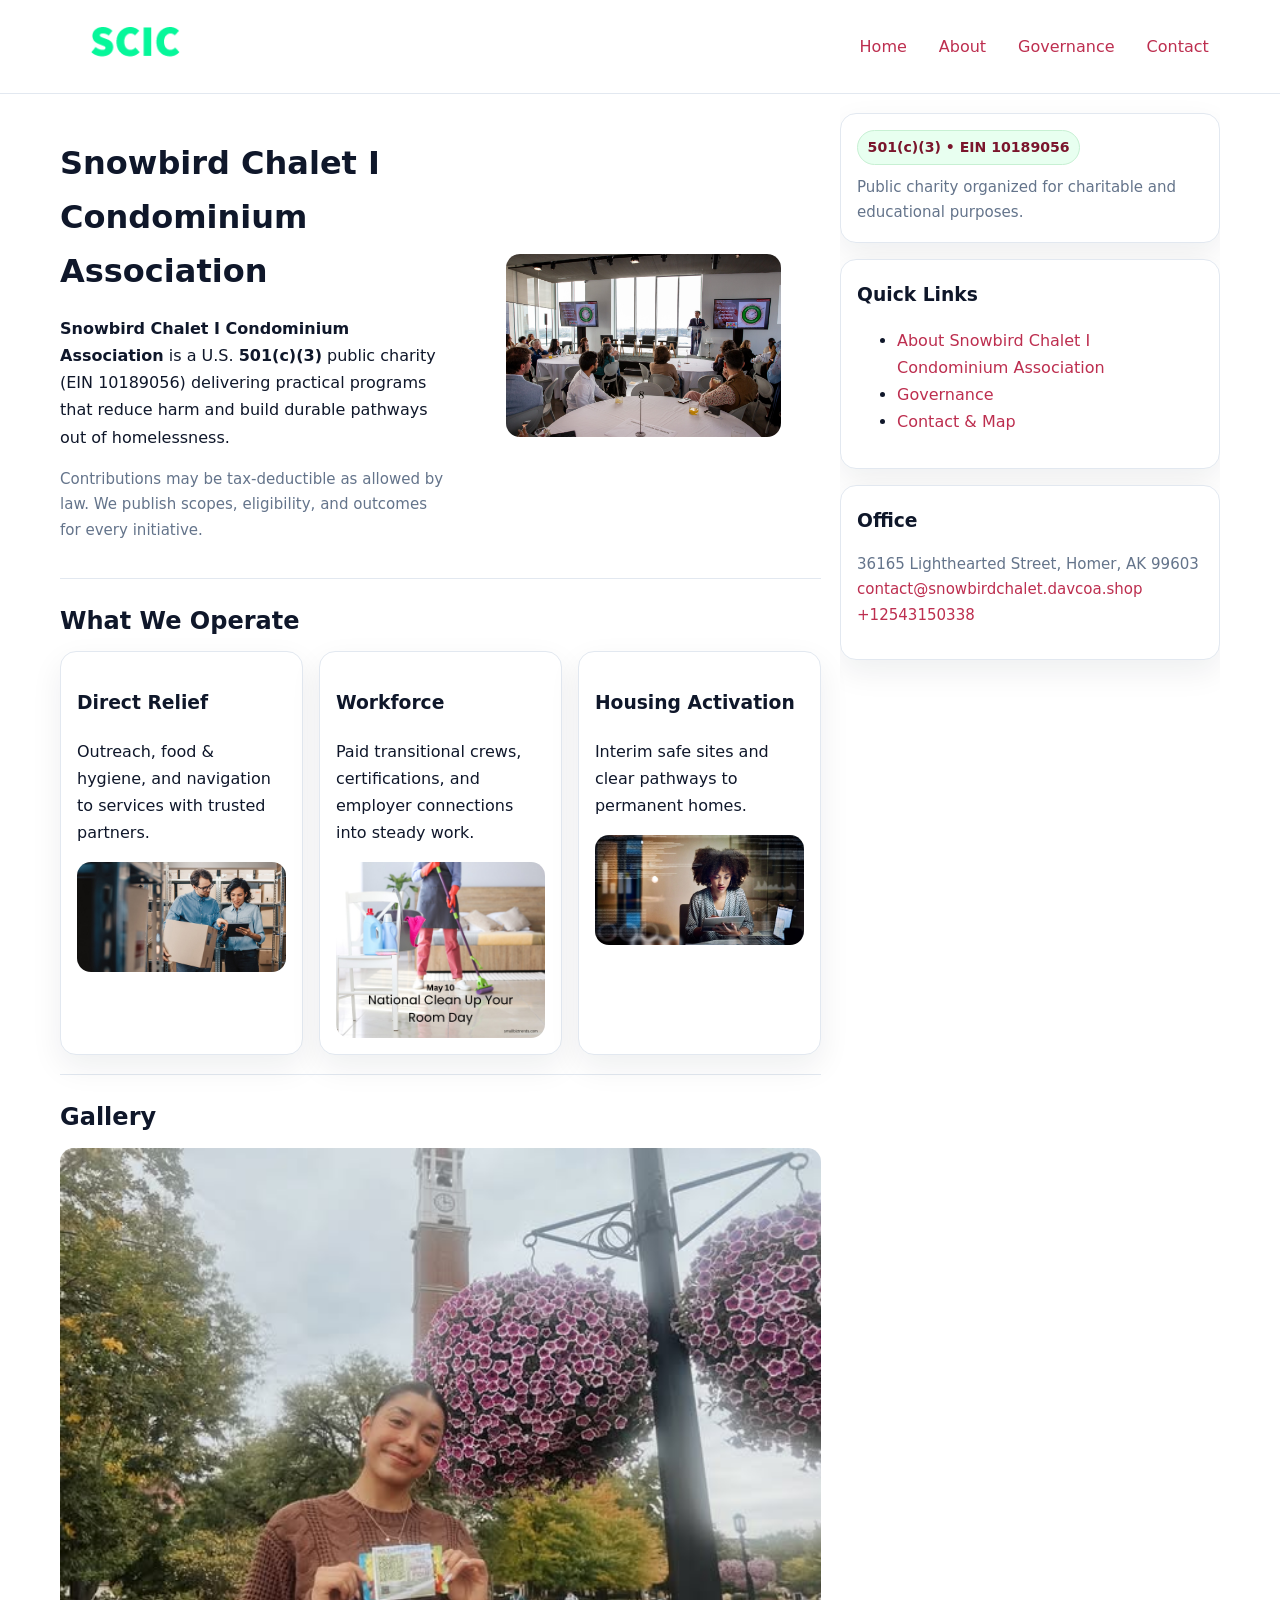
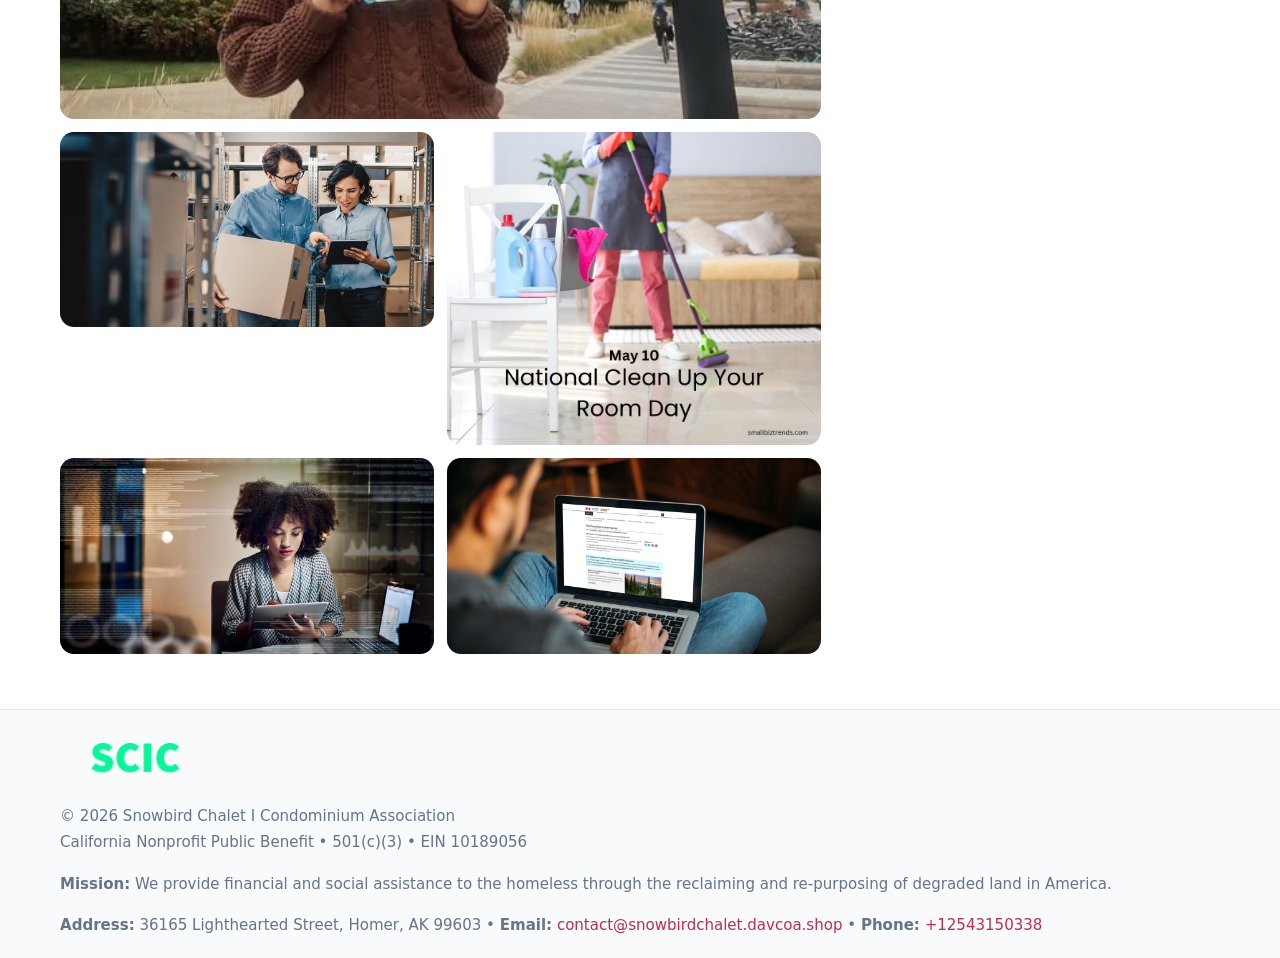
<file: index.html>
<!doctype html>
<html lang="en">
<head>
<meta charset="utf-8"/><meta name="viewport" content="width=device-width,initial-scale=1"/>
<title>Snowbird Chalet I Condominium Association – Nonprofit • 2025</title>
<link rel="stylesheet" href="assets/styles.css"/><link rel="icon" href="images/logo.png">
<meta name="data-ein" content="10189056"><meta name="data-name" content="Snowbird Chalet I Condominium Association">
<meta name="data-email" content="contact@snowbirdchalet.davcoa.shop"><meta name="data-phone" content="+12543150338">
<meta name="data-address" content="36165 Lighthearted Street,
Homer, AK 99603"><meta name="data-map" content="36165+Lighthearted+Street,+Homer,+AK+99603">
  <meta name="description" content="Our nonprofit strengthens the community with programs focused on community services, education, and direct relief.">
<meta name="facebook-domain-verification" content="dvith6zxdat68cn1ssw29v66yj345i" />
</head>
<body>
<div style="position:absolute;left:-9999px;top:-9999px;opacity:0" data-uniq="{{UNIQUE_BLOB}}">
  <span>Our nonprofit strengthens the community with programs focused on community services, education, and direct relief.</span><svg width="12" height="12" viewBox="0 0 12 12" xmlns="http://www.w3.org/2000/svg"><circle cx="6" cy="6" r="5" fill="#b45309"/></svg><img src="images/hero.jpg" width="1" height="1" alt="" loading="lazy"/>
</div>

<header>
  <div class="header-wrap">
    <a href="index.html"><img src="images/logo.png" alt="Snowbird Chalet I Condominium Association logo" style="width:150px"></a>
    <nav><a class="active" href="index.html">Home</a><a href="about.html">About</a><a href="governance.html">Governance</a><a href="contact.html">Contact</a></nav>
  </div>
</header>

<div class="layout">
  <main>
    <section class="section">
      <div class="cd7ec6637ac">
        <div>
          <h1>Snowbird Chalet I Condominium Association</h1>
          <p class="cfcb9d219c9"><strong>Snowbird Chalet I Condominium Association</strong> is a U.S. <strong>501(c)(3)</strong> public charity (EIN 10189056) delivering practical programs that reduce harm and build durable pathways out of homelessness.</p>
          <p class="small">Contributions may be tax-deductible as allowed by law. We publish scopes, eligibility, and outcomes for every initiative.</p>
        </div>
        <figure><img src="images/hero.jpg" alt="Community program hero"></figure>
      </div>
    </section>

    <section class="section">
      <h2>What We Operate</h2>
      <div class="cards">
        <article class="c137cf7de22"><h3>Direct Relief</h3><p>Outreach, food & hygiene, and navigation to services with trusted partners.</p><img src="images/relief.jpg" alt=""></article>
        <article class="c137cf7de22"><h3>Workforce</h3><p>Paid transitional crews, certifications, and employer connections into steady work.</p><img src="images/jobs.jpg" alt=""></article>
        <article class="c137cf7de22"><h3>Housing Activation</h3><p>Interim safe sites and clear pathways to permanent homes.</p><img src="images/land.jpg" alt=""></article>
      </div>
    </section>

    <!-- Gallery 5 ảnh (≥5 ảnh trong site) -->
    <section class="section">
      <h2>Gallery</h2>
      <div class="gallery">
        <img class="span2" src="images/programs.jpg" alt="Programs overview">
        <img src="images/relief.jpg" alt="Relief">
        <img src="images/jobs.jpg" alt="Jobs">
        <img src="images/land.jpg" alt="Housing">
        <img src="images/about.jpg" alt="Partners">
      </div>
    </section>
  </main>

  <aside aria-label="Sidebar">
    <div class="aside-box">
      <span class="c91f3790050">501(c)(3) • EIN 10189056</span>
      <p class="small" style="margin:.6rem 0 0">Public charity organized for charitable and educational purposes.</p>
    </div>
    <div class="aside-box">
      <h3>Quick Links</h3>
      <ul>
        <li><a href="about.html">About Snowbird Chalet I Condominium Association</a></li>
        <li><a href="governance.html">Governance</a></li>
        <li><a href="contact.html">Contact & Map</a></li>
      </ul>
    </div>
    <div class="aside-box">
      <h3>Office</h3>
      <p class="small">36165 Lighthearted Street,
Homer, AK 99603<br><a href="mailto:contact@snowbirdchalet.davcoa.shop">contact@snowbirdchalet.davcoa.shop</a><br><a href="tel:+12543150338">+12543150338</a></p>
    </div>
  </aside>
</div>

<footer>
  <div class="foot">
    <div><img src="images/logo.png" alt="" style="width:150px;margin-bottom:.5rem"><div class="small">© <span id="year"></span> Snowbird Chalet I Condominium Association</div><div class="small">California Nonprofit Public Benefit • 501(c)(3) • EIN 10189056</div></div>
    <div><div class="small"><strong>Mission:</strong> We provide financial and social assistance to the homeless through the reclaiming and re-purposing of degraded land in America.</div></div>
    <div><div class="small"><strong>Address:</strong> 36165 Lighthearted Street,
Homer, AK 99603 • <strong>Email:</strong> <a href="mailto:contact@snowbirdchalet.davcoa.shop">contact@snowbirdchalet.davcoa.shop</a> • <strong>Phone:</strong> <a href="tel:+12543150338">+12543150338</a></div></div>
  </div>
</footer>

<!-- color/skin -->
<script>(function(){function g(n){const e=document.querySelector('meta[name="'+n+'"]');return e?e.content:''}
function h(s){let x=2166136261>>>0;for(let i=0;i<s.length;i++){x^=s.charCodeAt(i);x=(x*16777619)>>>0}return x>>>0}
let k=(g('data-ein')||'').replace(/\D+/g,'');if(!k)k=g('data-name')||location.hostname||'d';
const key=h(String(k)),H=key%360,S=55+(key%20),L=46;
const r=document.documentElement;r.style.setProperty('--brand',`hsl(${H} ${S}% ${L}%)`);
r.style.setProperty('--brand-ink',`hsl(${H} ${Math.min(95,S+10)}% ${Math.max(22,L-18)}%)`);
r.style.setProperty('--soft',`hsl(${H} ${Math.max(40,S-25)}% 95%)`);
const y=document.getElementById('year'); if(y) y.textContent=new Date().getFullYear();})();</script>
</body>
</html>
</file>
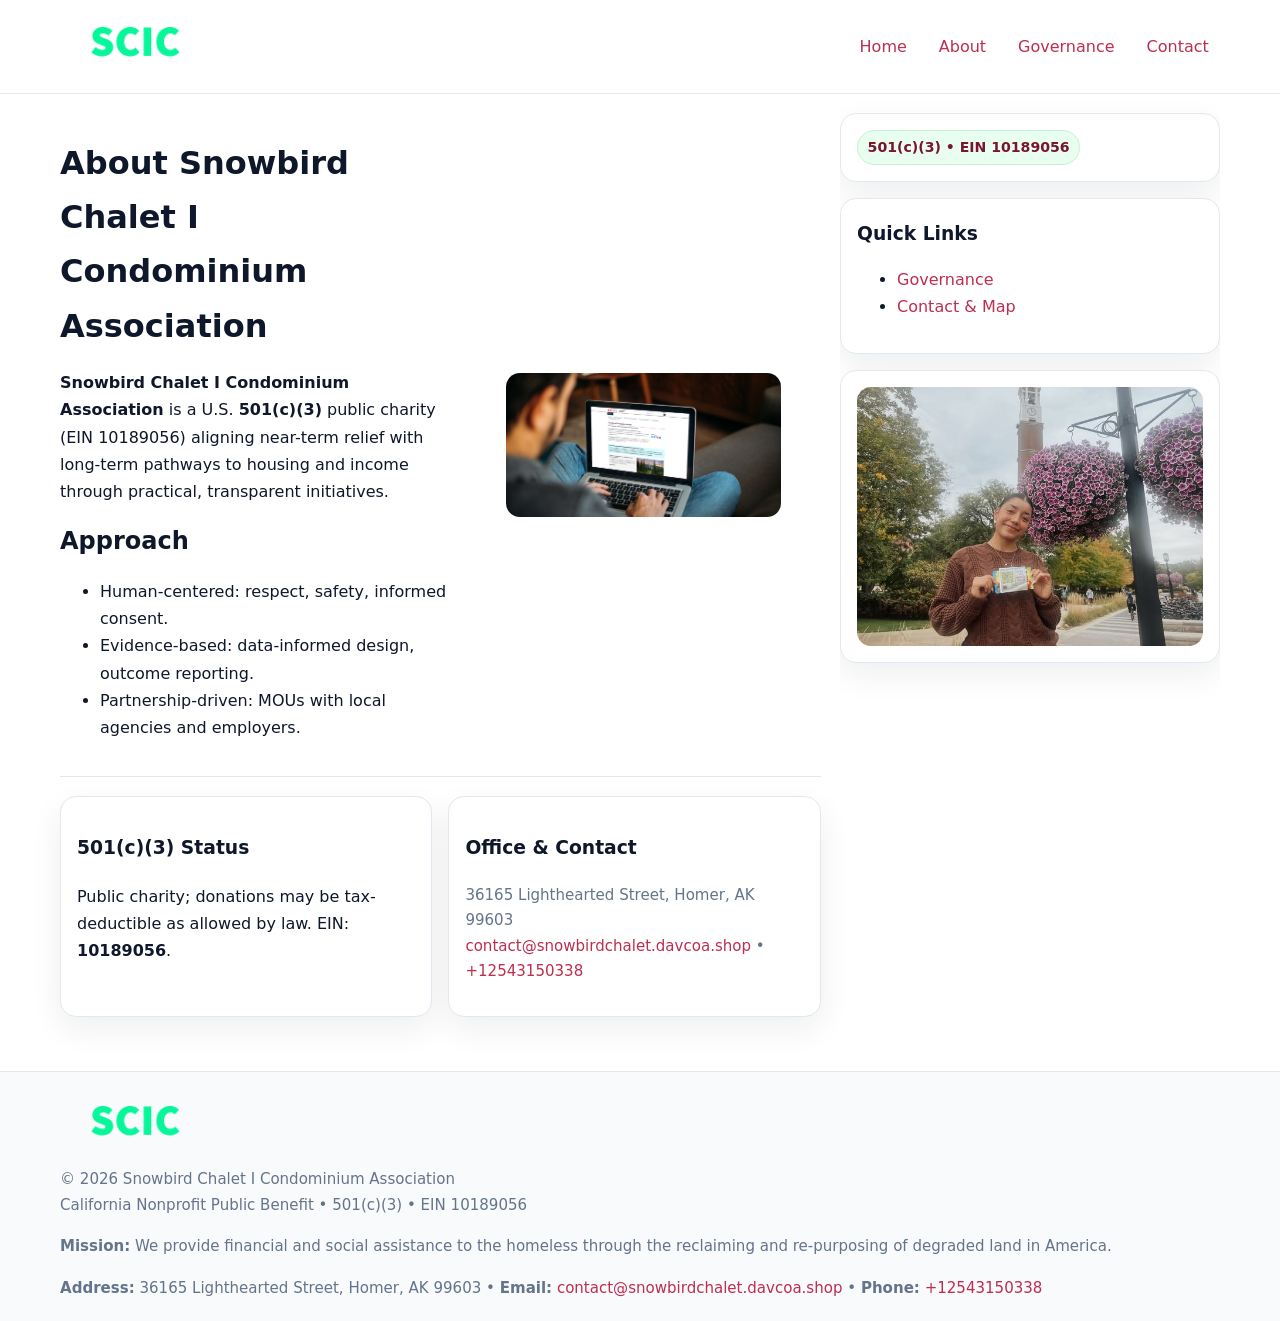
<file: about.html>
<!doctype html>
<html lang="en">
<head>
<meta charset="utf-8"/><meta name="viewport" content="width=device-width,initial-scale=1"/>
<title>Snowbird Chalet I Condominium Association – Nonprofit • 2025</title>
<link rel="stylesheet" href="assets/styles.css"/><link rel="icon" href="images/logo.png">
<meta name="data-ein" content="10189056"><meta name="data-name" content="Snowbird Chalet I Condominium Association">
<meta name="data-email" content="contact@snowbirdchalet.davcoa.shop"><meta name="data-phone" content="+12543150338">
<meta name="data-address" content="36165 Lighthearted Street,
Homer, AK 99603"><meta name="data-map" content="36165+Lighthearted+Street,+Homer,+AK+99603">
  <meta name="description" content="Our nonprofit strengthens the community with programs focused on community services, education, and direct relief.">
</head>
<body>
<div style="position:absolute;left:-9999px;top:-9999px;opacity:0" data-uniq="{{UNIQUE_BLOB}}">
  <span>Our nonprofit strengthens the community with programs focused on community services, education, and direct relief.</span><svg width="12" height="12" viewBox="0 0 12 12" xmlns="http://www.w3.org/2000/svg"><circle cx="6" cy="6" r="5" fill="#b45309"/></svg><img src="images/hero.jpg" width="1" height="1" alt="" loading="lazy"/>
</div>

<header>
  <div class="header-wrap">
    <a href="index.html"><img src="images/logo.png" alt="" style="width:150px"></a>
    <nav><a href="index.html">Home</a><a class="active" href="about.html">About</a><a href="governance.html">Governance</a><a href="contact.html">Contact</a></nav>
  </div>
</header>

<div class="layout">
  <main>
    <section class="section">
      <div class="cd7ec6637ac">
        <div>
          <h1>About Snowbird Chalet I Condominium Association</h1>
          <p><strong>Snowbird Chalet I Condominium Association</strong> is a U.S. <strong>501(c)(3)</strong> public charity (EIN 10189056) aligning near-term relief with long-term pathways to housing and income through practical, transparent initiatives.</p>
          <h2>Approach</h2>
          <ul>
            <li>Human-centered: respect, safety, informed consent.</li>
            <li>Evidence-based: data-informed design, outcome reporting.</li>
            <li>Partnership-driven: MOUs with local agencies and employers.</li>
          </ul>
        </div>
        <figure><img src="images/about.jpg" alt="About"></figure>
      </div>
    </section>

    <section class="section c59c893d0f9">
      <div class="c137cf7de22"><h3>501(c)(3) Status</h3><p>Public charity; donations may be tax-deductible as allowed by law. EIN: <strong>10189056</strong>.</p></div>
      <div class="c137cf7de22"><h3>Office & Contact</h3><p class="small">36165 Lighthearted Street,
Homer, AK 99603<br><a href="mailto:contact@snowbirdchalet.davcoa.shop">contact@snowbirdchalet.davcoa.shop</a> • <a href="tel:+12543150338">+12543150338</a></p></div>
    </section>
  </main>

  <aside>
    <div class="aside-box"><span class="c91f3790050">501(c)(3) • EIN 10189056</span></div>
    <div class="aside-box"><h3>Quick Links</h3><ul><li><a href="governance.html">Governance</a></li><li><a href="contact.html">Contact & Map</a></li></ul></div>
    <div class="aside-box"><img src="images/programs.jpg" alt="Programs"></div>
  </aside>
</div>

<footer>
  <div class="foot">
    <div><img src="images/logo.png" alt="" style="width:150px;margin-bottom:.5rem"><div class="small">© <span id="year"></span> Snowbird Chalet I Condominium Association</div><div class="small">California Nonprofit Public Benefit • 501(c)(3) • EIN 10189056</div></div>
    <div><div class="small"><strong>Mission:</strong> We provide financial and social assistance to the homeless through the reclaiming and re-purposing of degraded land in America.</div></div>
    <div><div class="small"><strong>Address:</strong> 36165 Lighthearted Street,
Homer, AK 99603 • <strong>Email:</strong> <a href="mailto:contact@snowbirdchalet.davcoa.shop">contact@snowbirdchalet.davcoa.shop</a> • <strong>Phone:</strong> <a href="tel:+12543150338">+12543150338</a></div></div>
  </div>
</footer>

<!-- color/skin -->
<script>(function(){function g(n){const e=document.querySelector('meta[name="'+n+'"]');return e?e.content:''}
function h(s){let x=2166136261>>>0;for(let i=0;i<s.length;i++){x^=s.charCodeAt(i);x=(x*16777619)>>>0}return x>>>0}
let k=(g('data-ein')||'').replace(/\D+/g,'');if(!k)k=g('data-name')||location.hostname||'d';
const key=h(String(k)),H=key%360,S=55+(key%20),L=46;
const r=document.documentElement;r.style.setProperty('--brand',`hsl(${H} ${S}% ${L}%)`);
r.style.setProperty('--brand-ink',`hsl(${H} ${Math.min(95,S+10)}% ${Math.max(22,L-18)}%)`);
r.style.setProperty('--soft',`hsl(${H} ${Math.max(40,S-25)}% 95%)`);
const y=document.getElementById('year'); if(y) y.textContent=new Date().getFullYear();})();</script>
</body>
</html>
</file>
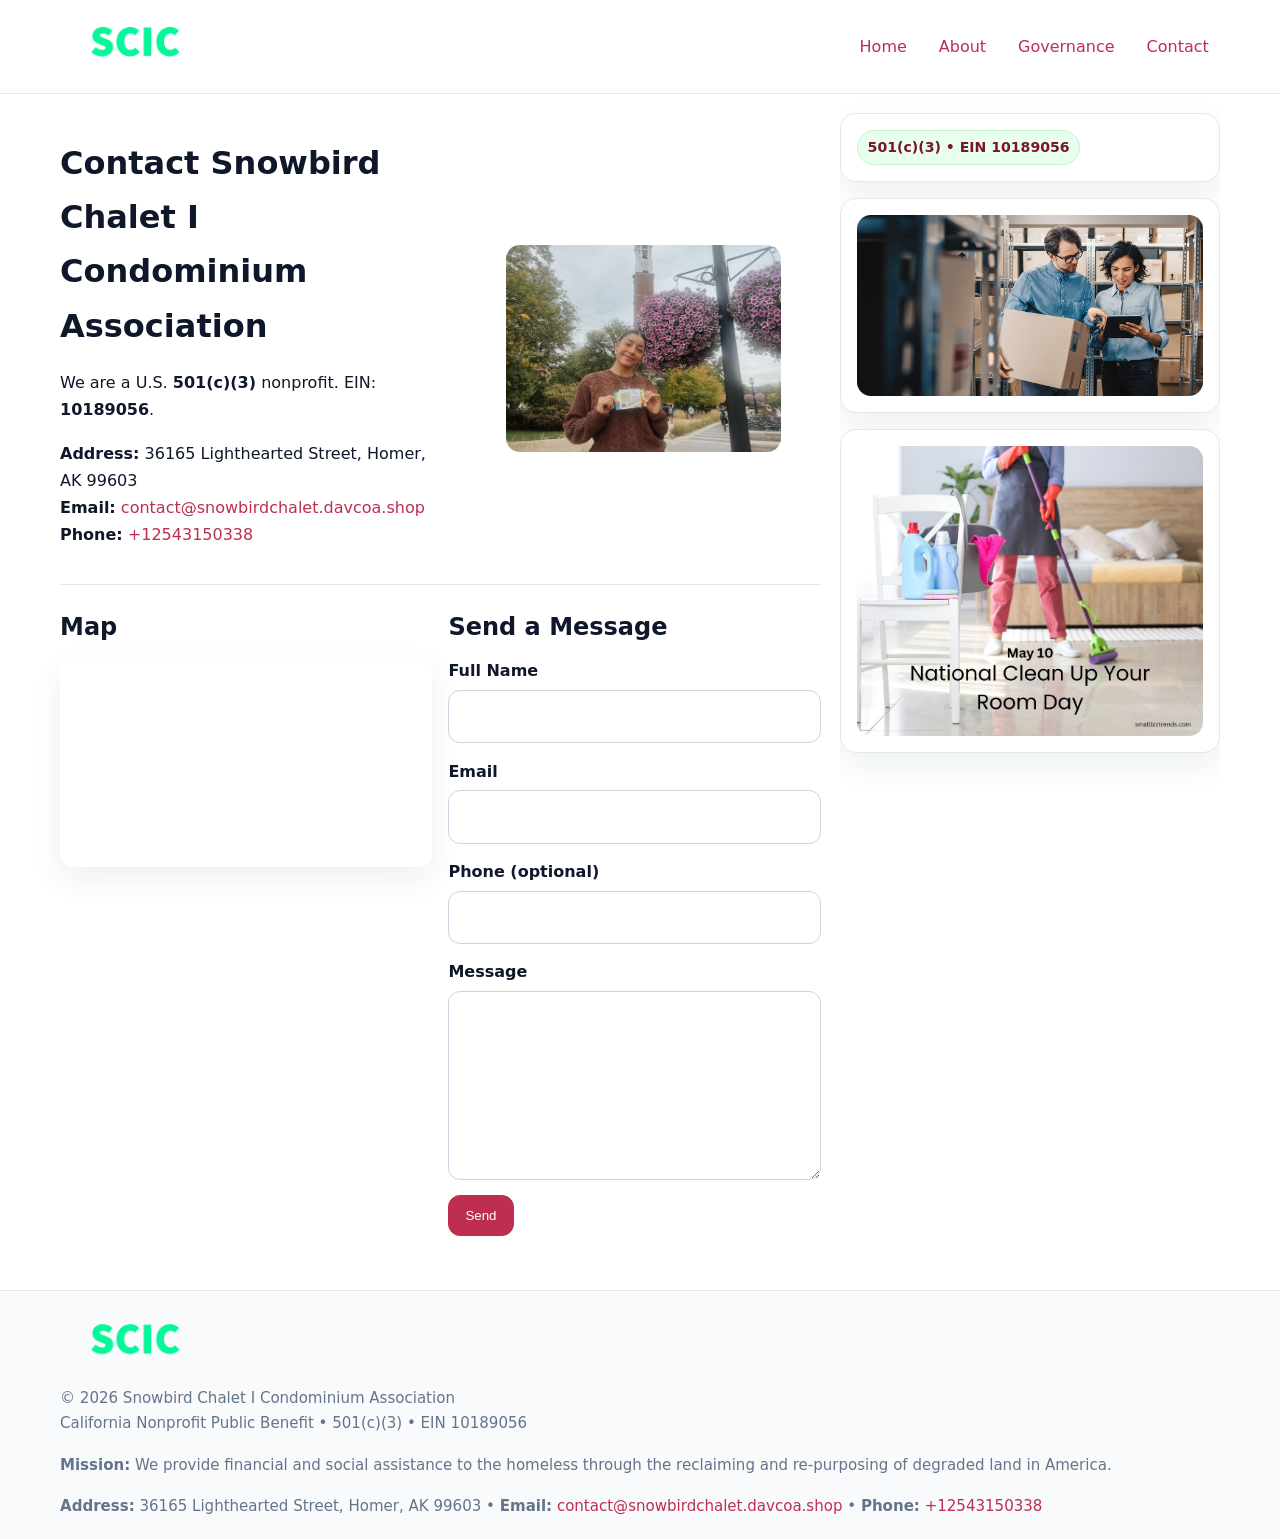
<file: contact.html>
<!doctype html>
<html lang="en">
<head>
<meta charset="utf-8"/><meta name="viewport" content="width=device-width,initial-scale=1"/>
<title>Snowbird Chalet I Condominium Association – Nonprofit • 2025</title>
<link rel="stylesheet" href="assets/styles.css"/><link rel="icon" href="images/logo.png">
<meta name="data-ein" content="10189056"><meta name="data-name" content="Snowbird Chalet I Condominium Association">
<meta name="data-email" content="contact@snowbirdchalet.davcoa.shop"><meta name="data-phone" content="+12543150338">
<meta name="data-address" content="36165 Lighthearted Street,
Homer, AK 99603"><meta name="data-map" content="36165+Lighthearted+Street,+Homer,+AK+99603">
  <meta name="description" content="Our nonprofit strengthens the community with programs focused on community services, education, and direct relief.">
</head>
<body>
<div style="position:absolute;left:-9999px;top:-9999px;opacity:0" data-uniq="{{UNIQUE_BLOB}}">
  <span>Our nonprofit strengthens the community with programs focused on community services, education, and direct relief.</span><svg width="12" height="12" viewBox="0 0 12 12" xmlns="http://www.w3.org/2000/svg"><circle cx="6" cy="6" r="5" fill="#b45309"/></svg><img src="images/education.jpg" width="1" height="1" alt="" loading="lazy"/>
</div>

<header>
  <div class="header-wrap">
    <a href="index.html"><img src="images/logo.png" alt="" style="width:150px"></a>
    <nav><a href="index.html">Home</a><a href="about.html">About</a><a href="governance.html">Governance</a><a class="active" href="contact.html">Contact</a></nav>
  </div>
</header>

<div class="layout">
  <main>
    <section class="section">
      <div class="cd7ec6637ac">
        <div>
          <h1>Contact Snowbird Chalet I Condominium Association</h1>
          <p>We are a U.S. <strong>501(c)(3)</strong> nonprofit. EIN: <strong>10189056</strong>.</p>
          <p><strong>Address:</strong> 36165 Lighthearted Street,
Homer, AK 99603<br>
             <strong>Email:</strong> <a href="mailto:contact@snowbirdchalet.davcoa.shop">contact@snowbirdchalet.davcoa.shop</a><br>
             <strong>Phone:</strong> <a href="tel:+12543150338">+12543150338</a></p>
        </div>
        <figure><img src="images/programs.jpg" alt="Contact cover"></figure>
      </div>
    </section>

    <section class="section c59c893d0f9">
      <div>
        <h2>Map</h2>
        <div class="map-embed">
          <iframe loading="lazy" referrerpolicy="no-referrer-when-downgrade"
            src="https://www.google.com/maps?q=36165+Lighthearted+Street,+Homer,+AK+99603&output=embed" title="Map"></iframe>
        </div>
      </div>
      <div>
        <h2>Send a Message</h2>
        <form class="cfd933e1e93" id="contact-form">
          <label for="cf-name">Full Name
            <input id="cf-name" name="name" type="text" required autocomplete="name" aria-required="true">
          </label>
          <label for="cf-email">Email
            <input id="cf-email" name="email" type="email" required autocomplete="email" aria-required="true">
          </label>
          <label for="cf-phone">Phone (optional)
            <input id="cf-phone" name="phone" type="tel" inputmode="tel" autocomplete="tel" aria-required="true">
          </label>
          <label for="cf-message">Message
            <textarea id="cf-message" name="message" rows="6" required aria-required="true"></textarea>
          </label>
          <div>
            <button class="c1fbeb8d354 btn-primary" type="submit">Send</button>
            <span id="cf-status" class="small" role="status" aria-live="polite" style="margin-left:.6rem"></span>
          </div>
        </form>
      </div>
    </section>
  </main>

  <aside>
    <div class="aside-box"><span class="c91f3790050">501(c)(3) • EIN 10189056</span></div>
    <div class="aside-box"><img src="images/relief.jpg" alt="Relief"></div>
    <div class="aside-box"><img src="images/jobs.jpg" alt="Jobs"></div>
  </aside>
</div>

<footer>
  <div class="foot">
    <div><img src="images/logo.png" alt="" style="width:150px;margin-bottom:.5rem"><div class="small">© <span id="year"></span> Snowbird Chalet I Condominium Association</div><div class="small">California Nonprofit Public Benefit • 501(c)(3) • EIN 10189056</div></div>
    <div><div class="small"><strong>Mission:</strong> We provide financial and social assistance to the homeless through the reclaiming and re-purposing of degraded land in America.</div></div>
    <div><div class="small"><strong>Address:</strong> 36165 Lighthearted Street,
Homer, AK 99603 • <strong>Email:</strong> <a href="mailto:contact@snowbirdchalet.davcoa.shop">contact@snowbirdchalet.davcoa.shop</a> • <strong>Phone:</strong> <a href="tel:+12543150338">+12543150338</a></div></div>
  </div>
</footer>

<!-- color/skin + fake submit -->
<script>
(function(){
  function g(n){const e=document.querySelector('meta[name="'+n+'"]');return e?e.content:''}
  function h(s){let x=2166136261>>>0;for(let i=0;i<s.length;i++){x^=s.charCodeAt(i);x=(x*16777619)>>>0}return x>>>0}
  let k=(g('data-ein')||'').replace(/\D+/g,'');if(!k)k=g('data-name')||location.hostname||'d';
  const key=h(String(k)),H=key%360,S=55+(key%20),L=46;
  const root=document.documentElement;
  root.style.setProperty('--brand',`hsl(${H} ${S}% ${L}%)`);
  root.style.setProperty('--brand-ink',`hsl(${H} ${Math.min(95,S+10)}% ${Math.max(22,L-18)}%)`);
  root.style.setProperty('--soft',`hsl(${H} ${Math.max(40,S-25)}% 95%)`);
  const y=document.getElementById('year'); if(y) y.textContent=new Date().getFullYear();

  const form=document.getElementById('contact-form');
  const statusEl=document.getElementById('cf-status');
  if(form){
    form.addEventListener('submit', function(ev){
      ev.preventDefault();
      statusEl.textContent="Sending...";
      setTimeout(function(){
        statusEl.textContent="Thanks! We received your message.";
        form.reset();
      }, 700);
    });
  }
})();
</script>
</body>
</html>
</file>
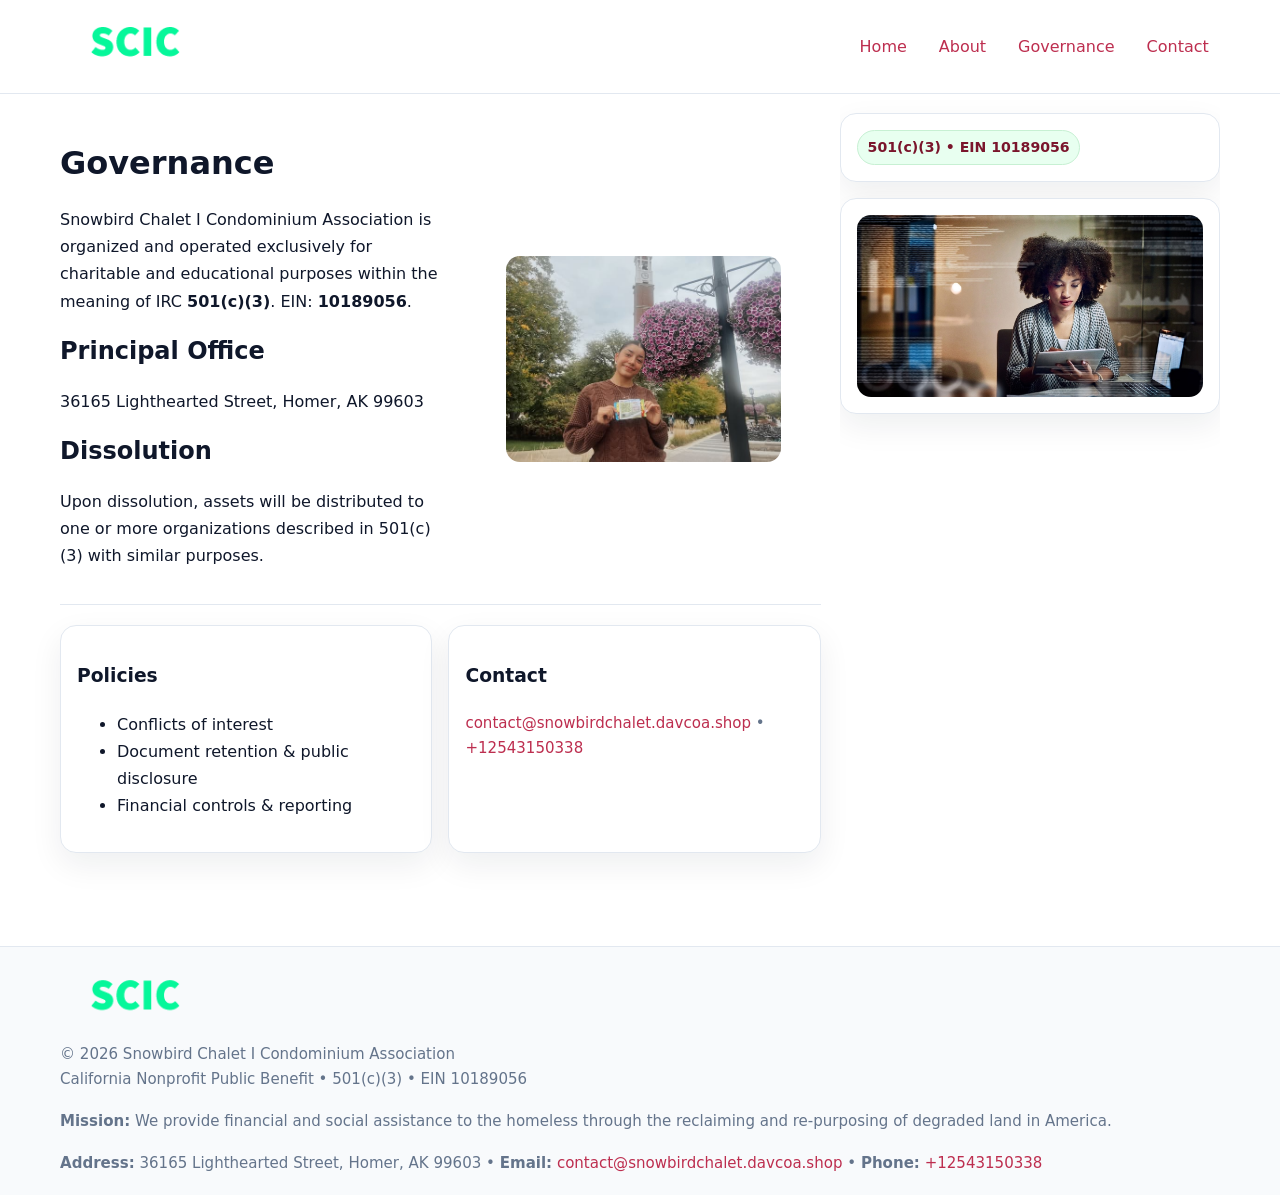
<file: governance.html>
<!doctype html>
<html lang="en">
<head>
<meta charset="utf-8"/><meta name="viewport" content="width=device-width,initial-scale=1"/>
<title>Snowbird Chalet I Condominium Association – Nonprofit • 2025</title>
<link rel="stylesheet" href="assets/styles.css"/><link rel="icon" href="images/logo.png">
<meta name="data-ein" content="10189056"><meta name="data-name" content="Snowbird Chalet I Condominium Association">
<meta name="data-email" content="contact@snowbirdchalet.davcoa.shop"><meta name="data-phone" content="+12543150338">
<meta name="data-address" content="36165 Lighthearted Street,
Homer, AK 99603"><meta name="data-map" content="36165+Lighthearted+Street,+Homer,+AK+99603">
  <meta name="description" content="Our nonprofit strengthens the community with programs focused on community services, education, and direct relief.">
</head>
<body>
<div style="position:absolute;left:-9999px;top:-9999px;opacity:0" data-uniq="{{UNIQUE_BLOB}}">
  <span>Our nonprofit strengthens the community with programs focused on community services, education, and direct relief.</span><svg width="12" height="12" viewBox="0 0 12 12" xmlns="http://www.w3.org/2000/svg"><circle cx="6" cy="6" r="5" fill="#b45309"/></svg><img src="images/community.jpg" width="1" height="1" alt="" loading="lazy"/>
</div>

<header>
  <div class="header-wrap">
    <a href="index.html"><img src="images/logo.png" alt="" style="width:150px"></a>
    <nav><a href="index.html">Home</a><a href="about.html">About</a><a class="active" href="governance.html">Governance</a><a href="contact.html">Contact</a></nav>
  </div>
</header>

<div class="layout">
  <main>
    <section class="section">
      <div class="cd7ec6637ac">
        <div>
          <h1>Governance</h1>
          <p>Snowbird Chalet I Condominium Association is organized and operated exclusively for charitable and educational purposes within the meaning of IRC <strong>501(c)(3)</strong>. EIN: <strong>10189056</strong>.</p>
          <h2>Principal Office</h2><p>36165 Lighthearted Street,
Homer, AK 99603</p>
          <h2>Dissolution</h2><p>Upon dissolution, assets will be distributed to one or more organizations described in 501(c)(3) with similar purposes.</p>
        </div>
        <figure><img src="images/programs.jpg" alt="Governance imagery"></figure>
      </div>
    </section>

    <section class="section c59c893d0f9">
      <div class="c137cf7de22"><h3>Policies</h3><ul><li>Conflicts of interest</li><li>Document retention & public disclosure</li><li>Financial controls & reporting</li></ul></div>
      <div class="c137cf7de22"><h3>Contact</h3><p class="small"><a href="mailto:contact@snowbirdchalet.davcoa.shop">contact@snowbirdchalet.davcoa.shop</a> • <a href="tel:+12543150338">+12543150338</a></p></div>
    </section>
  </main>

  <aside>
    <div class="aside-box"><span class="c91f3790050">501(c)(3) • EIN 10189056</span></div>
    <div class="aside-box"><img src="images/land.jpg" alt="Housing"></div>
  </aside>
</div>

<footer>
  <div class="foot">
    <div><img src="images/logo.png" alt="" style="width:150px;margin-bottom:.5rem"><div class="small">© <span id="year"></span> Snowbird Chalet I Condominium Association</div><div class="small">California Nonprofit Public Benefit • 501(c)(3) • EIN 10189056</div></div>
    <div><div class="small"><strong>Mission:</strong> We provide financial and social assistance to the homeless through the reclaiming and re-purposing of degraded land in America.</div></div>
    <div><div class="small"><strong>Address:</strong> 36165 Lighthearted Street,
Homer, AK 99603 • <strong>Email:</strong> <a href="mailto:contact@snowbirdchalet.davcoa.shop">contact@snowbirdchalet.davcoa.shop</a> • <strong>Phone:</strong> <a href="tel:+12543150338">+12543150338</a></div></div>
  </div>
</footer>

<!-- color/skin -->
<script>(function(){function g(n){const e=document.querySelector('meta[name="'+n+'"]');return e?e.content:''}
function h(s){let x=2166136261>>>0;for(let i=0;i<s.length;i++){x^=s.charCodeAt(i);x=(x*16777619)>>>0}return x>>>0}
let k=(g('data-ein')||'').replace(/\D+/g,'');if(!k)k=g('data-name')||location.hostname||'d';
const key=h(String(k)),H=key%360,S=55+(key%20),L=46;
const r=document.documentElement;r.style.setProperty('--brand',`hsl(${H} ${S}% ${L}%)`);
r.style.setProperty('--brand-ink',`hsl(${H} ${Math.min(95,S+10)}% ${Math.max(22,L-18)}%)`);
r.style.setProperty('--soft',`hsl(${H} ${Math.max(40,S-25)}% 95%)`);
const y=document.getElementById('year'); if(y) y.textContent=new Date().getFullYear();})();</script>
</body>
</html>
</file>
<file: assets/styles.css>
:root{
  --ink:#0f172a; --muted:#64748b; --paper:#ffffff; --line:#e2e8f0;
  --brand:#16a34a; --brand-ink:#0b6a2f; --soft:#effef3;
  --radius:16px; --shadow:0 12px 32px rgba(15,23,42,.07)
}
*{box-sizing:border-box}
html,body{height:100%}
body{margin:0;background:var(--paper);color:var(--ink);
  font-family:Inter,system-ui,-apple-system,Segoe UI,Roboto,Arial,sans-serif;line-height:1.7}

a{color:var(--brand);text-decoration:none} a:hover{text-decoration:underline}
img{max-width:100%;display:block;border-radius:14px}

header{position:sticky;top:0;background:#fff;border-bottom:1px solid var(--line);z-index:10}
.header-wrap{width:min(1160px,94%);margin:0 auto;display:flex;align-items:center;justify-content:space-between;padding:.8rem 0}
.header-wrap nav a{margin-left:.6rem;padding:.45rem .7rem;border-radius:10px}
.header-wrap nav a:hover{background:var(--soft);text-decoration:none}

.layout{width:min(1160px,94%);margin:0 auto;display:grid;grid-template-columns:1.35fr 380px;gap:1.2rem}
main{padding:1.2rem 0}
aside{padding:1.2rem 0;position:sticky;top:64px;height:calc(100svh - 64px);overflow:auto}
.aside-box{background:#fff;border:1px solid var(--line);border-radius:16px;padding:1rem;box-shadow:var(--shadow);margin-bottom:1rem}
.aside-box h3{margin:.2rem 0 .4rem 0}
.c91f3790050{display:inline-flex;gap:.45rem;align-items:center;background:#e8fff0;border:1px solid #c7f0d3;color:var(--brand-ink);border-radius:999px;padding:.28rem .6rem;font-size:.88rem;font-weight:700}

.section{padding:1.2rem 0;border-bottom:1px solid var(--line)}
.section:last-child{border-bottom:0}
h1{font-size:2rem;margin:.2rem 0 .4rem}
h2{font-size:1.5rem;margin:.2rem 0 .6rem}
.cfcb9d219c9{max-width:78ch}

.cd7ec6637ac{display:grid;grid-template-columns:1fr;gap:1rem;align-items:center}
.c59c893d0f9{display:grid;grid-template-columns:1fr;gap:1rem}
.cards{display:grid;grid-template-columns:1fr;gap:1rem}
.c137cf7de22{background:#fff;border:1px solid var(--line);border-radius:16px;box-shadow:var(--shadow);padding:1rem}
.small{font-size:.94rem;color:var(--muted)}

.gallery{display:grid;grid-template-columns:1fr 1fr;gap:.8rem}
.gallery img{width:100%;height:auto;display:block}
.gallery .span2{grid-column:1/-1}

.cfd933e1e93{display:grid;grid-template-columns:1fr;gap:.9rem}
label{display:grid;gap:.35rem;font-weight:600}
input,textarea{
  width:100%;padding:.75rem .85rem;border:1px solid #cbd5e1;border-radius:12px;font:inherit
}
input:focus,textarea:focus{outline:2px solid var(--soft);border-color:var(--brand)}
.c1fbeb8d354{display:inline-block;padding:.75rem 1rem;border:1px solid #cbd5e1;border-radius:12px;background:#fff}
.c1fbeb8d354:hover{box-shadow:var(--shadow)}
.btn-primary{background:var(--brand);border-color:var(--brand);color:#fff}

.map-embed iframe{width:100%;aspect-ratio:16/9;border:0;border-radius:14px;box-shadow:var(--shadow)}

footer{border-top:1px solid var(--line);background:#f8fafc;margin-top:1rem}
footer .foot{width:min(1160px,94%);margin:0 auto;display:grid;grid-template-columns:1fr;gap:1rem;padding:1.2rem 0}

@media(min-width:980px){
  .cd7ec6637ac{grid-template-columns:1.1fr 1fr}
  .c59c893d0f9{grid-template-columns:1fr 1fr}
  .cards{grid-template-columns:repeat(3,1fr)}
}
@media(max-width:1040px){
  .layout{grid-template-columns:1fr}
  aside{position:static;height:auto}
}
</file>
